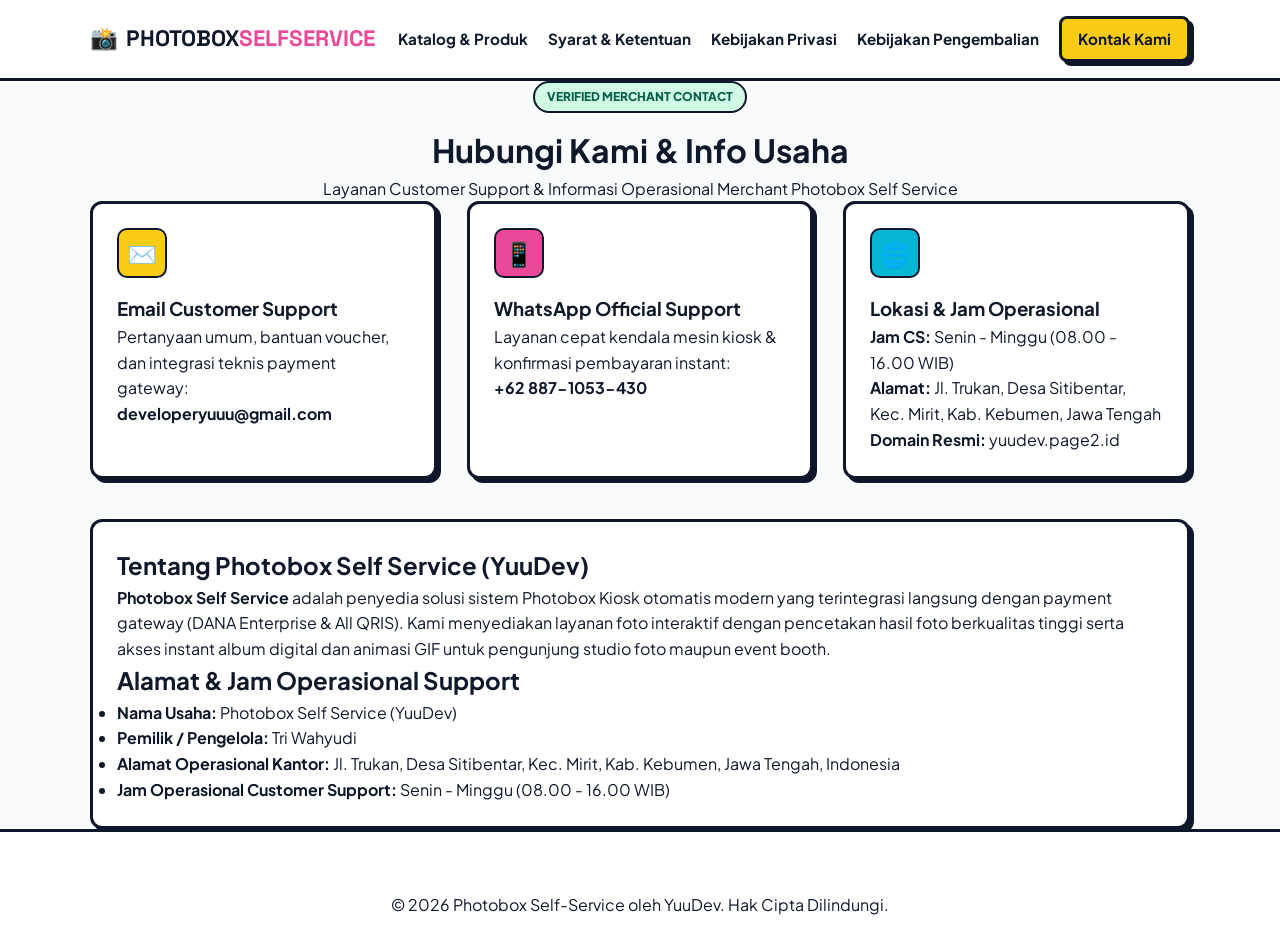
<file: contact.html>
<!DOCTYPE html>
<html lang="id">
<head>
    <meta charset="UTF-8">
    <meta name="viewport" content="width=device-width, initial-scale=1.0">
    <title>Kontak Kami & Info Usaha | Photobox Self Service</title>
    <meta name="description" content="Informasi Kontak Resmi, Jam Operasional, dan Lokasi Usaha Photobox Self Service oleh YuuDev.">
    <link rel="icon" type="image/svg+xml" href="favicon.svg">
    
    <link rel="preconnect" href="https://fonts.googleapis.com">
    <link rel="preconnect" href="https://fonts.gstatic.com" crossorigin>
    <link href="https://fonts.googleapis.com/css2?family=Plus+Jakarta+Sans:wght@500;700;800;900&family=Space+Grotesk:wght@700&display=swap" rel="stylesheet">
    <link rel="stylesheet" href="styles.css">
</head>
<body>

    <header class="navbar">
        <div class="container nav-container">
            <a href="index.html" class="logo">
                <span class="logo-icon">📸</span>
                <span class="logo-text">PHOTOBOX<span class="highlight">SELFSERVICE</span></span>
            </a>
            <nav class="nav-links">
                <a href="index.html#products">Katalog & Produk</a>
                <a href="terms.html">Syarat & Ketentuan</a>
                <a href="privacy.html">Kebijakan Privasi</a>
                <a href="refund.html">Kebijakan Pengembalian</a>
                <a href="contact.html" class="btn btn-sm btn-yellow">Kontak Kami</a>
            </nav>
        </div>
    </header>

    <div class="page-header text-center">
        <div class="container">
            <div class="badge badge-green">VERIFIED MERCHANT CONTACT</div>
            <h1>Hubungi Kami & Info Usaha</h1>
            <p>Layanan Customer Support & Informasi Operasional Merchant Photobox Self Service</p>
        </div>
    </div>

    <main class="container">
        <div class="products-grid" style="margin-bottom: 40px;">
            <div class="neo-card">
                <div class="feature-icon bg-yellow">✉️</div>
                <h3>Email Customer Support</h3>
                <p>Pertanyaan umum, bantuan voucher, dan integrasi teknis payment gateway:</p>
                <p><strong>developeryuuu@gmail.com</strong></p>
            </div>

            <div class="neo-card">
                <div class="feature-icon bg-pink">📱</div>
                <h3>WhatsApp Official Support</h3>
                <p>Layanan cepat kendala mesin kiosk & konfirmasi pembayaran instant:</p>
                <p><strong>+62 887-1053-430</strong></p>
            </div>

            <div class="neo-card">
                <div class="feature-icon bg-cyan">🌐</div>
                <h3>Lokasi & Jam Operasional</h3>
                <p><strong>Jam CS:</strong> Senin - Minggu (08.00 - 16.00 WIB)</p>
                <p><strong>Alamat:</strong> Jl. Trukan, Desa Sitibentar, Kec. Mirit, Kab. Kebumen, Jawa Tengah</p>
                <p><strong>Domain Resmi:</strong> yuudev.page2.id</p>
            </div>
        </div>

        <div class="neo-card legal-card legal-content">
            <h2>Tentang Photobox Self Service (YuuDev)</h2>
            <p><strong>Photobox Self Service</strong> adalah penyedia solusi sistem Photobox Kiosk otomatis modern yang terintegrasi langsung dengan payment gateway (DANA Enterprise & All QRIS). Kami menyediakan layanan foto interaktif dengan pencetakan hasil foto berkualitas tinggi serta akses instant album digital dan animasi GIF untuk pengunjung studio foto maupun event booth.</p>
            
            <h2>Alamat & Jam Operasional Support</h2>
            <ul>
                <li><strong>Nama Usaha:</strong> Photobox Self Service (YuuDev)</li>
                <li><strong>Pemilik / Pengelola:</strong> Tri Wahyudi</li>
                <li><strong>Alamat Operasional Kantor:</strong> Jl. Trukan, Desa Sitibentar, Kec. Mirit, Kab. Kebumen, Jawa Tengah, Indonesia</li>
                <li><strong>Jam Operasional Customer Support:</strong> Senin - Minggu (08.00 - 16.00 WIB)</li>
            </ul>
        </div>
    </main>

    <footer class="footer">
        <div class="container text-center">
            <p>&copy; 2026 Photobox Self-Service oleh YuuDev. Hak Cipta Dilindungi.</p>
        </div>
    </footer>

</body>
</html>
</file>
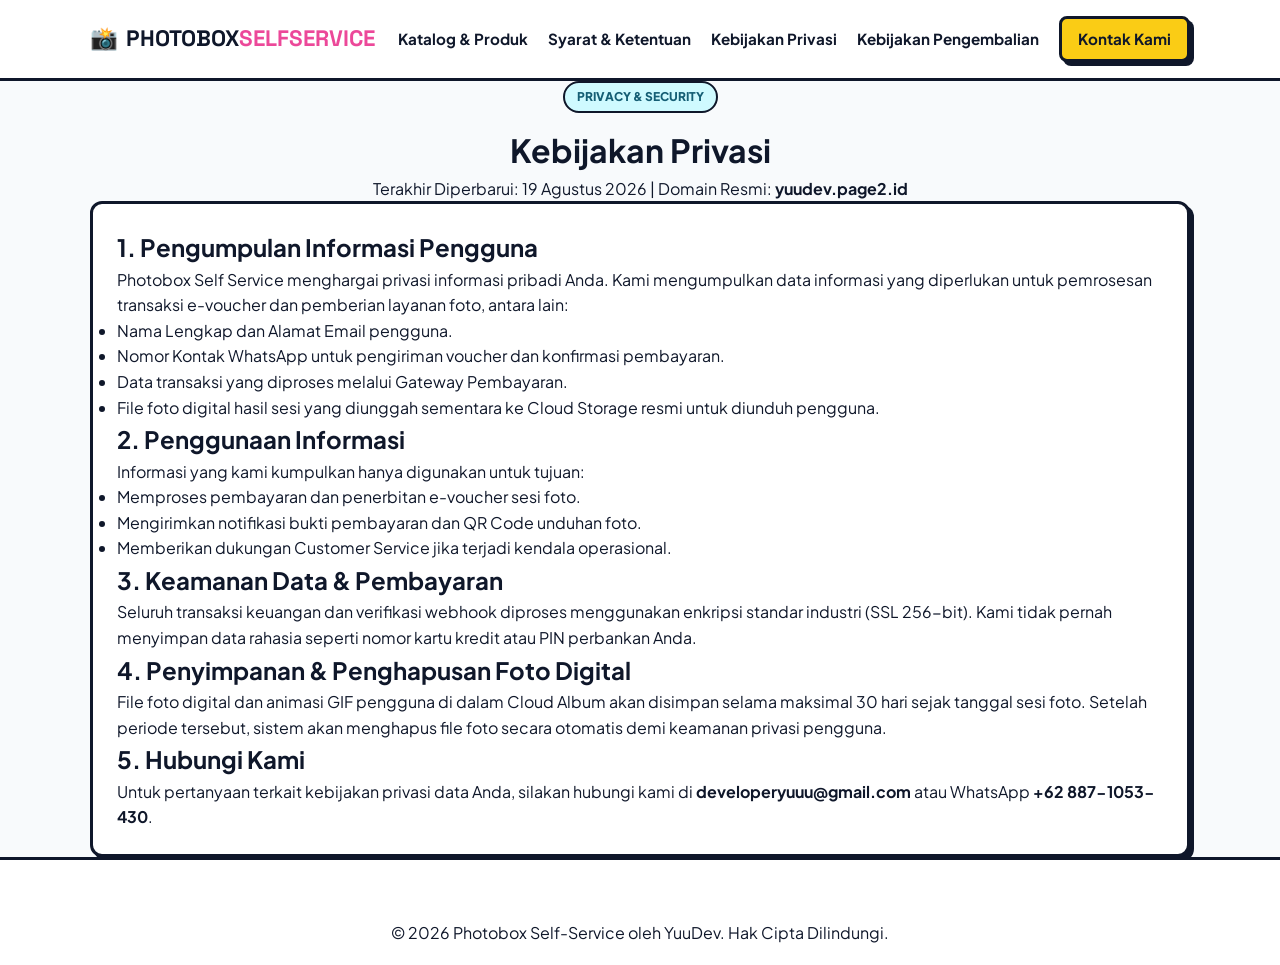
<file: privacy.html>
<!DOCTYPE html>
<html lang="id">
<head>
    <meta charset="UTF-8">
    <meta name="viewport" content="width=device-width, initial-scale=1.0">
    <title>Kebijakan Privasi | Photobox Self Service</title>
    <meta name="description" content="Kebijakan Privasi Penggunaan Data Pengguna Photobox Self Service oleh YuuDev.">
    <link rel="icon" type="image/svg+xml" href="favicon.svg">
    
    <link rel="preconnect" href="https://fonts.googleapis.com">
    <link rel="preconnect" href="https://fonts.gstatic.com" crossorigin>
    <link href="https://fonts.googleapis.com/css2?family=Plus+Jakarta+Sans:wght@500;700;800;900&family=Space+Grotesk:wght@700&display=swap" rel="stylesheet">
    <link rel="stylesheet" href="styles.css">
</head>
<body>

    <header class="navbar">
        <div class="container nav-container">
            <a href="index.html" class="logo">
                <span class="logo-icon">📸</span>
                <span class="logo-text">PHOTOBOX<span class="highlight">SELFSERVICE</span></span>
            </a>
            <nav class="nav-links">
                <a href="index.html#products">Katalog & Produk</a>
                <a href="terms.html">Syarat & Ketentuan</a>
                <a href="privacy.html">Kebijakan Privasi</a>
                <a href="refund.html">Kebijakan Pengembalian</a>
                <a href="contact.html" class="btn btn-sm btn-yellow">Kontak Kami</a>
            </nav>
        </div>
    </header>

    <div class="page-header text-center">
        <div class="container">
            <div class="badge badge-cyan">PRIVACY & SECURITY</div>
            <h1>Kebijakan Privasi</h1>
            <p>Terakhir Diperbarui: 19 Agustus 2026 | Domain Resmi: <strong>yuudev.page2.id</strong></p>
        </div>
    </div>

    <main class="container">
        <div class="neo-card legal-card legal-content">
            <h2>1. Pengumpulan Informasi Pengguna</h2>
            <p>Photobox Self Service menghargai privasi informasi pribadi Anda. Kami mengumpulkan data informasi yang diperlukan untuk pemrosesan transaksi e-voucher dan pemberian layanan foto, antara lain:</p>
            <ul>
                <li>Nama Lengkap dan Alamat Email pengguna.</li>
                <li>Nomor Kontak WhatsApp untuk pengiriman voucher dan konfirmasi pembayaran.</li>
                <li>Data transaksi yang diproses melalui Gateway Pembayaran.</li>
                <li>File foto digital hasil sesi yang diunggah sementara ke Cloud Storage resmi untuk diunduh pengguna.</li>
            </ul>

            <h2>2. Penggunaan Informasi</h2>
            <p>Informasi yang kami kumpulkan hanya digunakan untuk tujuan:</p>
            <ul>
                <li>Memproses pembayaran dan penerbitan e-voucher sesi foto.</li>
                <li>Mengirimkan notifikasi bukti pembayaran dan QR Code unduhan foto.</li>
                <li>Memberikan dukungan Customer Service jika terjadi kendala operasional.</li>
            </ul>

            <h2>3. Keamanan Data & Pembayaran</h2>
            <p>Seluruh transaksi keuangan dan verifikasi webhook diproses menggunakan enkripsi standar industri (SSL 256-bit). Kami tidak pernah menyimpan data rahasia seperti nomor kartu kredit atau PIN perbankan Anda.</p>

            <h2>4. Penyimpanan & Penghapusan Foto Digital</h2>
            <p>File foto digital dan animasi GIF pengguna di dalam Cloud Album akan disimpan selama maksimal 30 hari sejak tanggal sesi foto. Setelah periode tersebut, sistem akan menghapus file foto secara otomatis demi keamanan privasi pengguna.</p>

            <h2>5. Hubungi Kami</h2>
            <p>Untuk pertanyaan terkait kebijakan privasi data Anda, silakan hubungi kami di <strong>developeryuuu@gmail.com</strong> atau WhatsApp <strong>+62 887-1053-430</strong>.</p>
        </div>
    </main>

    <footer class="footer">
        <div class="container text-center">
            <p>&copy; 2026 Photobox Self-Service oleh YuuDev. Hak Cipta Dilindungi.</p>
        </div>
    </footer>

</body>
</html>
</file>
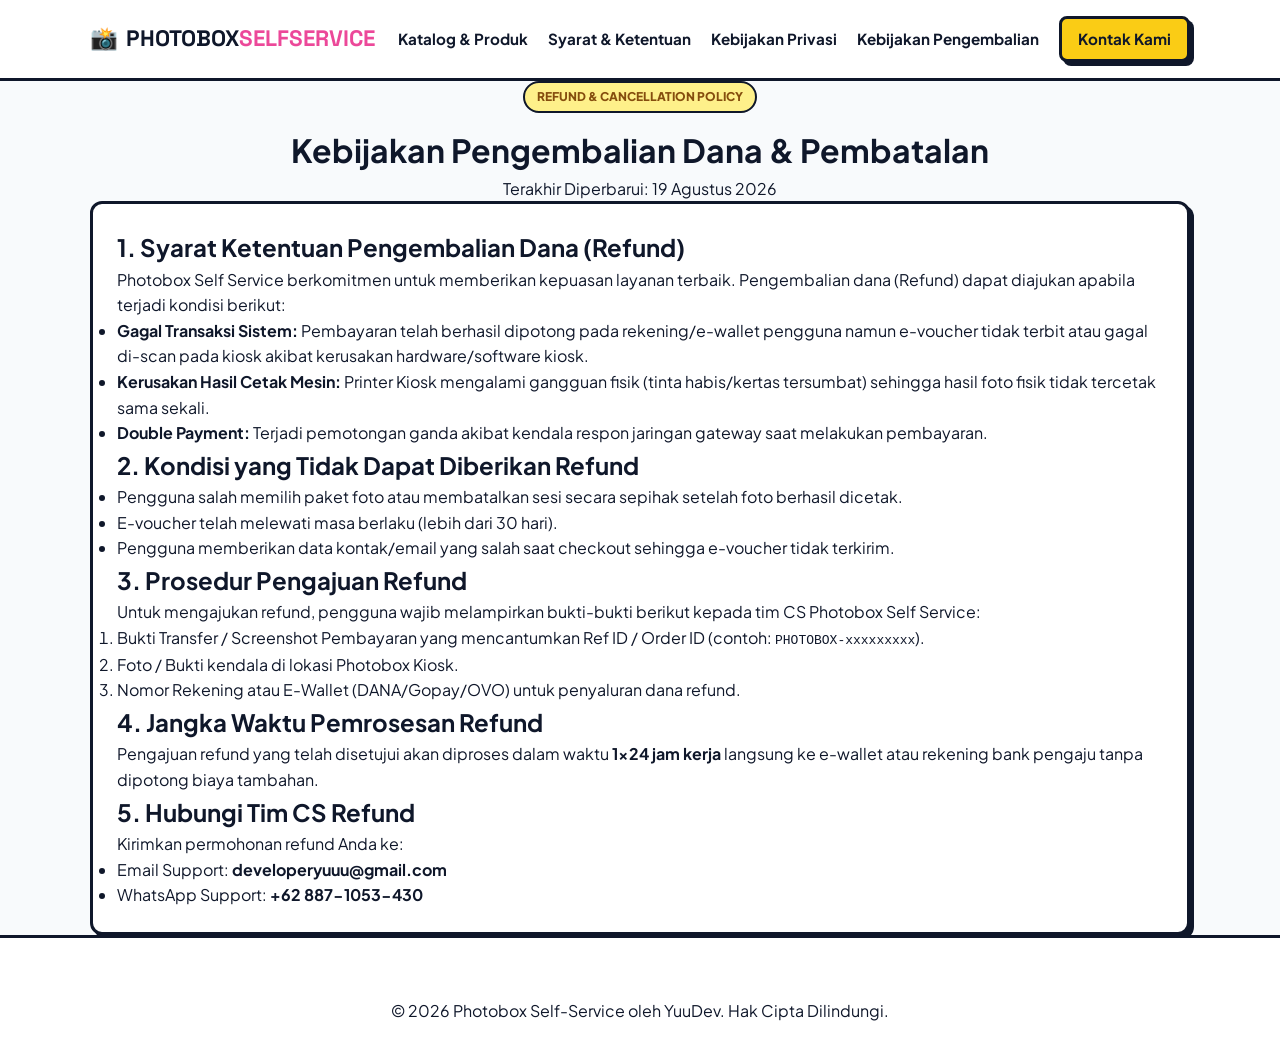
<file: refund.html>
<!DOCTYPE html>
<html lang="id">
<head>
    <meta charset="UTF-8">
    <meta name="viewport" content="width=device-width, initial-scale=1.0">
    <title>Kebijakan Pengembalian Dana & Pembatalan | Photobox Self Service</title>
    <meta name="description" content="Kebijakan Pengembalian Dana (Refund Policy) dan Pembatalan Transaksi Photobox Self Service oleh YuuDev.">
    <link rel="icon" type="image/svg+xml" href="favicon.svg">
    
    <link rel="preconnect" href="https://fonts.googleapis.com">
    <link rel="preconnect" href="https://fonts.gstatic.com" crossorigin>
    <link href="https://fonts.googleapis.com/css2?family=Plus+Jakarta+Sans:wght@500;700;800;900&family=Space+Grotesk:wght@700&display=swap" rel="stylesheet">
    <link rel="stylesheet" href="styles.css">
</head>
<body>

    <header class="navbar">
        <div class="container nav-container">
            <a href="index.html" class="logo">
                <span class="logo-icon">📸</span>
                <span class="logo-text">PHOTOBOX<span class="highlight">SELFSERVICE</span></span>
            </a>
            <nav class="nav-links">
                <a href="index.html#products">Katalog & Produk</a>
                <a href="terms.html">Syarat & Ketentuan</a>
                <a href="privacy.html">Kebijakan Privasi</a>
                <a href="refund.html">Kebijakan Pengembalian</a>
                <a href="contact.html" class="btn btn-sm btn-yellow">Kontak Kami</a>
            </nav>
        </div>
    </header>

    <div class="page-header text-center">
        <div class="container">
            <div class="badge badge-yellow">REFUND & CANCELLATION POLICY</div>
            <h1>Kebijakan Pengembalian Dana & Pembatalan</h1>
            <p>Terakhir Diperbarui: 19 Agustus 2026</p>
        </div>
    </div>

    <main class="container">
        <div class="neo-card legal-card legal-content">
            <h2>1. Syarat Ketentuan Pengembalian Dana (Refund)</h2>
            <p>Photobox Self Service berkomitmen untuk memberikan kepuasan layanan terbaik. Pengembalian dana (Refund) dapat diajukan apabila terjadi kondisi berikut:</p>
            <ul>
                <li><strong>Gagal Transaksi Sistem:</strong> Pembayaran telah berhasil dipotong pada rekening/e-wallet pengguna namun e-voucher tidak terbit atau gagal di-scan pada kiosk akibat kerusakan hardware/software kiosk.</li>
                <li><strong>Kerusakan Hasil Cetak Mesin:</strong> Printer Kiosk mengalami gangguan fisik (tinta habis/kertas tersumbat) sehingga hasil foto fisik tidak tercetak sama sekali.</li>
                <li><strong>Double Payment:</strong> Terjadi pemotongan ganda akibat kendala respon jaringan gateway saat melakukan pembayaran.</li>
            </ul>

            <h2>2. Kondisi yang Tidak Dapat Diberikan Refund</h2>
            <ul>
                <li>Pengguna salah memilih paket foto atau membatalkan sesi secara sepihak setelah foto berhasil dicetak.</li>
                <li>E-voucher telah melewati masa berlaku (lebih dari 30 hari).</li>
                <li>Pengguna memberikan data kontak/email yang salah saat checkout sehingga e-voucher tidak terkirim.</li>
            </ul>

            <h2>3. Prosedur Pengajuan Refund</h2>
            <p>Untuk mengajukan refund, pengguna wajib melampirkan bukti-bukti berikut kepada tim CS Photobox Self Service:</p>
            <ol>
                <li>Bukti Transfer / Screenshot Pembayaran yang mencantumkan Ref ID / Order ID (contoh: <code>PHOTOBOX-xxxxxxxxx</code>).</li>
                <li>Foto / Bukti kendala di lokasi Photobox Kiosk.</li>
                <li>Nomor Rekening atau E-Wallet (DANA/Gopay/OVO) untuk penyaluran dana refund.</li>
            </ol>

            <h2>4. Jangka Waktu Pemrosesan Refund</h2>
            <p>Pengajuan refund yang telah disetujui akan diproses dalam waktu <strong>1x24 jam kerja</strong> langsung ke e-wallet atau rekening bank pengaju tanpa dipotong biaya tambahan.</p>

            <h2>5. Hubungi Tim CS Refund</h2>
            <p>Kirimkan permohonan refund Anda ke:</p>
            <ul>
                <li>Email Support: <strong>developeryuuu@gmail.com</strong></li>
                <li>WhatsApp Support: <strong>+62 887-1053-430</strong></li>
            </ul>
        </div>
    </main>

    <footer class="footer">
        <div class="container text-center">
            <p>&copy; 2026 Photobox Self-Service oleh YuuDev. Hak Cipta Dilindungi.</p>
        </div>
    </footer>

</body>
</html>
</file>
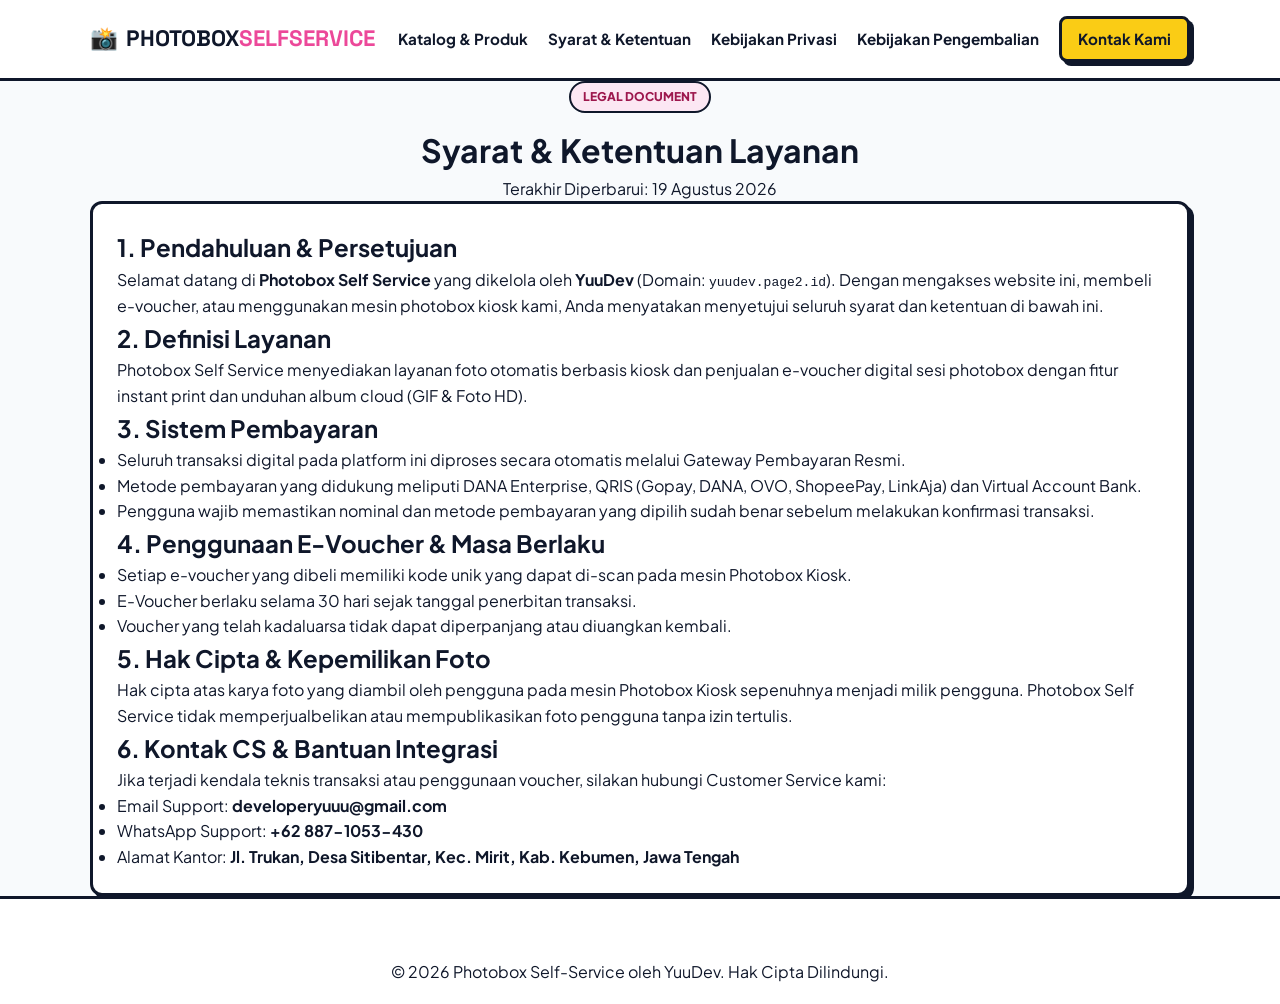
<file: terms.html>
<!DOCTYPE html>
<html lang="id">
<head>
    <meta charset="UTF-8">
    <meta name="viewport" content="width=device-width, initial-scale=1.0">
    <title>Syarat & Ketentuan | Photobox Self Service</title>
    <meta name="description" content="Syarat dan Ketentuan Penggunaan Layanan Photobox Self Service oleh YuuDev.">
    <link rel="icon" type="image/svg+xml" href="favicon.svg">
    
    <link rel="preconnect" href="https://fonts.googleapis.com">
    <link rel="preconnect" href="https://fonts.gstatic.com" crossorigin>
    <link href="https://fonts.googleapis.com/css2?family=Plus+Jakarta+Sans:wght@500;700;800;900&family=Space+Grotesk:wght@700&display=swap" rel="stylesheet">
    <link rel="stylesheet" href="styles.css">
</head>
<body>

    <header class="navbar">
        <div class="container nav-container">
            <a href="index.html" class="logo">
                <span class="logo-icon">📸</span>
                <span class="logo-text">PHOTOBOX<span class="highlight">SELFSERVICE</span></span>
            </a>
            <nav class="nav-links">
                <a href="index.html#products">Katalog & Produk</a>
                <a href="terms.html">Syarat & Ketentuan</a>
                <a href="privacy.html">Kebijakan Privasi</a>
                <a href="refund.html">Kebijakan Pengembalian</a>
                <a href="contact.html" class="btn btn-sm btn-yellow">Kontak Kami</a>
            </nav>
        </div>
    </header>

    <div class="page-header text-center">
        <div class="container">
            <div class="badge badge-pink">LEGAL DOCUMENT</div>
            <h1>Syarat & Ketentuan Layanan</h1>
            <p>Terakhir Diperbarui: 19 Agustus 2026</p>
        </div>
    </div>

    <main class="container">
        <div class="neo-card legal-card legal-content">
            <h2>1. Pendahuluan & Persetujuan</h2>
            <p>Selamat datang di <strong>Photobox Self Service</strong> yang dikelola oleh <strong>YuuDev</strong> (Domain: <code>yuudev.page2.id</code>). Dengan mengakses website ini, membeli e-voucher, atau menggunakan mesin photobox kiosk kami, Anda menyatakan menyetujui seluruh syarat dan ketentuan di bawah ini.</p>

            <h2>2. Definisi Layanan</h2>
            <p>Photobox Self Service menyediakan layanan foto otomatis berbasis kiosk dan penjualan e-voucher digital sesi photobox dengan fitur instant print dan unduhan album cloud (GIF & Foto HD).</p>

            <h2>3. Sistem Pembayaran</h2>
            <ul>
                <li>Seluruh transaksi digital pada platform ini diproses secara otomatis melalui Gateway Pembayaran Resmi.</li>
                <li>Metode pembayaran yang didukung meliputi DANA Enterprise, QRIS (Gopay, DANA, OVO, ShopeePay, LinkAja) dan Virtual Account Bank.</li>
                <li>Pengguna wajib memastikan nominal dan metode pembayaran yang dipilih sudah benar sebelum melakukan konfirmasi transaksi.</li>
            </ul>

            <h2>4. Penggunaan E-Voucher & Masa Berlaku</h2>
            <ul>
                <li>Setiap e-voucher yang dibeli memiliki kode unik yang dapat di-scan pada mesin Photobox Kiosk.</li>
                <li>E-Voucher berlaku selama 30 hari sejak tanggal penerbitan transaksi.</li>
                <li>Voucher yang telah kadaluarsa tidak dapat diperpanjang atau diuangkan kembali.</li>
            </ul>

            <h2>5. Hak Cipta & Kepemilikan Foto</h2>
            <p>Hak cipta atas karya foto yang diambil oleh pengguna pada mesin Photobox Kiosk sepenuhnya menjadi milik pengguna. Photobox Self Service tidak memperjualbelikan atau mempublikasikan foto pengguna tanpa izin tertulis.</p>

            <h2>6. Kontak CS & Bantuan Integrasi</h2>
            <p>Jika terjadi kendala teknis transaksi atau penggunaan voucher, silakan hubungi Customer Service kami:</p>
            <ul>
                <li>Email Support: <strong>developeryuuu@gmail.com</strong></li>
                <li>WhatsApp Support: <strong>+62 887-1053-430</strong></li>
                <li>Alamat Kantor: <strong>Jl. Trukan, Desa Sitibentar, Kec. Mirit, Kab. Kebumen, Jawa Tengah</strong></li>
            </ul>
        </div>
    </main>

    <footer class="footer">
        <div class="container text-center">
            <p>&copy; 2026 Photobox Self-Service oleh YuuDev. Hak Cipta Dilindungi.</p>
        </div>
    </footer>

</body>
</html>
</file>
<file: styles.css>
:root {
    --bg-primary: #f8fafc;
    --text-primary: #0f172a;
    --text-secondary: #475569;
    --accent-yellow: #facc15;
    --accent-pink: #ec4899;
    --accent-cyan: #06b6d4;
    --accent-green: #10b981;
    --accent-blue: #3b82f6;
    --card-bg: #ffffff;
    --border-color: #0f172a;
    --shadow-main: 4px 4px 0px #0f172a;
    --shadow-hover: 6px 6px 0px #0f172a;
}

* {
    margin: 0;
    padding: 0;
    box-sizing: border-box;
}

body {
    font-family: 'Plus Jakarta Sans', sans-serif;
    background-color: var(--bg-primary);
    color: var(--text-primary);
    line-height: 1.6;
}

.container {
    max-width: 1140px;
    margin: 0 auto;
    padding: 0 20px;
}

/* Navbar */
.navbar {
    background: #ffffff;
    border-bottom: 3px solid var(--border-color);
    position: sticky;
    top: 0;
    z-index: 100;
    padding: 16px 0;
}

.nav-container {
    display: flex;
    justify-content: space-between;
    align-items: center;
}

.logo {
    display: flex;
    align-items: center;
    gap: 8px;
    font-family: 'Space Grotesk', sans-serif;
    font-size: 1.4rem;
    font-weight: 800;
    color: var(--text-primary);
    text-decoration: none;
}

.logo .highlight {
    color: var(--accent-pink);
}

.nav-links {
    display: flex;
    align-items: center;
    gap: 20px;
}

.nav-links a {
    text-decoration: none;
    color: var(--text-primary);
    font-weight: 700;
    font-size: 0.95rem;
    transition: color 0.2s;
}

.nav-links a:hover {
    color: var(--accent-pink);
}

/* Neo Card Styling */
.neo-card {
    background: var(--card-bg);
    border: 3px solid var(--border-color);
    box-shadow: var(--shadow-main);
    border-radius: 12px;
    padding: 24px;
    transition: all 0.2s ease;
}

.neo-card:hover {
    box-shadow: var(--shadow-hover);
}

/* Buttons */
.btn {
    display: inline-flex;
    align-items: center;
    justify-content: center;
    padding: 12px 24px;
    font-weight: 800;
    font-size: 1rem;
    border-radius: 8px;
    border: 3px solid var(--border-color);
    box-shadow: var(--shadow-main);
    cursor: pointer;
    text-decoration: none;
    transition: all 0.15s ease;
    color: var(--text-primary);
}

.btn:hover {
    transform: translate(-2px, -2px);
    box-shadow: var(--shadow-hover);
}

.btn-yellow { background-color: var(--accent-yellow); }
.btn-cyan { background-color: var(--accent-cyan); color: #fff; }
.btn-pink { background-color: var(--accent-pink); color: #fff; }
.btn-green { background-color: var(--accent-green); color: #fff; }
.btn-sm { padding: 8px 16px; font-size: 0.875rem; }
.btn-full { width: 100%; text-align: center; }

/* Badges */
.badge {
    display: inline-block;
    padding: 4px 12px;
    border-radius: 20px;
    font-size: 0.75rem;
    font-weight: 800;
    border: 2px solid var(--border-color);
    margin-bottom: 12px;
    text-transform: uppercase;
}
.badge-green { background-color: #d1fae5; color: #065f46; }
.badge-yellow { background-color: #fef08a; color: #854d0e; }
.badge-pink { background-color: #fce7f3; color: #9d174d; }
.badge-cyan { background-color: #cffaff; color: #155e75; }

/* Hero Section */
.hero {
    padding: 60px 0;
}
.hero-grid {
    display: grid;
    grid-template-columns: 1fr 1fr;
    gap: 40px;
    align-items: center;
}
.hero-title {
    font-family: 'Space Grotesk', sans-serif;
    font-size: 2.75rem;
    line-height: 1.15;
    margin-bottom: 16px;
}
.text-pink { color: var(--accent-pink); }
.hero-desc {
    font-size: 1.1rem;
    color: var(--text-secondary);
    margin-bottom: 24px;
}
.hero-cta {
    display: flex;
    gap: 16px;
    margin-bottom: 24px;
}

/* Interactive Kiosk Demo Widget */
.kiosk-demo-box {
    background: #0f172a;
    border: 3px solid var(--border-color);
    border-radius: 12px;
    padding: 20px;
    color: #fff;
    text-align: center;
    position: relative;
    overflow: hidden;
}
.camera-viewfinder {
    height: 180px;
    background: #1e293b;
    border: 2px dashed #475569;
    border-radius: 8px;
    display: flex;
    flex-direction: column;
    align-items: center;
    justify-content: center;
    position: relative;
    margin-bottom: 16px;
    overflow: hidden;
}
.flash-effect {
    position: absolute;
    top: 0; left: 0; width: 100%; height: 100%;
    background: white;
    opacity: 0;
    pointer-events: none;
    transition: opacity 0.1s ease;
}
.countdown-overlay {
    font-size: 3rem;
    font-weight: 900;
    color: var(--accent-yellow);
    text-shadow: 2px 2px 0px #000;
    display: none;
}
.pose-slots-grid {
    display: grid;
    grid-template-columns: repeat(4, 1fr);
    gap: 8px;
    margin-bottom: 16px;
}
.pose-slot {
    background: #334155;
    color: #cbd5e1;
    padding: 10px 4px;
    border-radius: 6px;
    font-size: 0.75rem;
    font-weight: 700;
    border: 2px solid transparent;
    transition: all 0.2s;
}
.pose-slot.active {
    border-color: var(--accent-yellow);
    background: #1e293b;
    color: var(--accent-yellow);
}
.pose-slot.captured {
    background: #059669;
    color: #fff;
    border-color: #10b981;
}

/* Sections */
section {
    padding: 60px 0;
}
.section-header {
    margin-bottom: 40px;
}
.section-header h2 {
    font-family: 'Space Grotesk', sans-serif;
    font-size: 2.25rem;
    margin-bottom: 8px;
}
.section-header p {
    color: var(--text-secondary);
    font-size: 1.05rem;
}
.text-center { text-align: center; }

/* Products Grid */
.products-grid {
    display: grid;
    grid-template-columns: repeat(auto-fit, minmax(300px, 1fr));
    gap: 30px;
}
.product-card {
    display: flex;
    flex-direction: column;
    position: relative;
}
.product-badge {
    position: absolute;
    top: -14px;
    right: 20px;
    font-size: 0.75rem;
    font-weight: 800;
    padding: 4px 10px;
    border-radius: 6px;
    border: 2px solid var(--border-color);
}
.bg-cyan { background-color: var(--accent-cyan); color: #fff; }
.bg-pink { background-color: var(--accent-pink); color: #fff; }
.bg-green { background-color: var(--accent-green); color: #fff; }
.bg-yellow { background-color: var(--accent-yellow); color: var(--text-primary); }

.product-icon { font-size: 2.5rem; margin-bottom: 12px; }
.product-card h3 { font-size: 1.35rem; margin-bottom: 6px; }
.product-subtitle { font-size: 0.9rem; color: var(--text-secondary); margin-bottom: 16px; flex-grow: 1; }
.product-price { font-size: 1.8rem; font-weight: 900; color: var(--accent-pink); margin-bottom: 16px; }
.product-features { list-style: none; margin-bottom: 24px; }
.product-features li { font-size: 0.9rem; margin-bottom: 8px; color: var(--text-secondary); }

/* Features & Steps Grid */
.features-grid, .steps-grid {
    display: grid;
    grid-template-columns: repeat(auto-fit, minmax(240px, 1fr));
    gap: 24px;
}
.feature-icon {
    width: 50px;
    height: 50px;
    border-radius: 10px;
    border: 2px solid var(--border-color);
    display: flex;
    align-items: center;
    justify-content: center;
    font-size: 1.5rem;
    margin-bottom: 16px;
}
.step-number {
    width: 40px;
    height: 40px;
    background-color: var(--accent-pink);
    color: #fff;
    border: 2px solid var(--border-color);
    border-radius: 50%;
    display: flex;
    align-items: center;
    justify-content: center;
    font-weight: 800;
    font-size: 1.2rem;
    margin-bottom: 16px;
}

/* FAQ Section */
.faq-grid {
    display: flex;
    flex-direction: column;
    gap: 16px;
    max-width: 800px;
    margin: 0 auto;
}
.faq-item h3 {
    font-size: 1.15rem;
    margin-bottom: 8px;
    display: flex;
    align-items: center;
    gap: 8px;
}
.faq-item p {
    color: var(--text-secondary);
    font-size: 0.95rem;
}

/* Modal */
.modal {
    display: none;
    position: fixed;
    z-index: 200;
    left: 0;
    top: 0;
    width: 100%;
    height: 100%;
    background-color: rgba(15, 23, 42, 0.7);
    backdrop-filter: blur(4px);
}
.modal-content {
    max-width: 500px;
    margin: 60px auto;
    position: relative;
}
.close-modal {
    position: absolute;
    right: 20px;
    top: 16px;
    font-size: 28px;
    font-weight: bold;
    cursor: pointer;
}
.form-group {
    margin-bottom: 16px;
}
.form-group label {
    display: block;
    font-weight: 700;
    margin-bottom: 6px;
    font-size: 0.9rem;
}
.form-group input, .form-group select {
    width: 100%;
    padding: 10px 14px;
    border: 2px solid var(--border-color);
    border-radius: 8px;
    font-family: inherit;
    font-size: 0.95rem;
}
.checkout-summary {
    display: flex;
    justify-content: space-between;
    align-items: center;
    background: #fef08a;
    padding: 12px 16px;
    border-radius: 8px;
    border: 2px solid var(--border-color);
    margin-bottom: 20px;
    font-weight: 800;
}
.qr-placeholder {
    margin: 16px 0;
    text-align: center;
}
.qr-placeholder img {
    border: 3px solid var(--border-color);
    border-radius: 12px;
}

/* Footer */
.footer {
    background: #ffffff;
    border-top: 3px solid var(--border-color);
    padding: 60px 0 20px 0;
}
.footer-grid {
    display: grid;
    grid-template-columns: 2fr 1fr 1.5fr;
    gap: 40px;
    margin-bottom: 40px;
}
.footer-col h4 {
    font-family: 'Space Grotesk', sans-serif;
    font-size: 1.1rem;
    margin-bottom: 16px;
}
.footer-col ul {
    list-style: none;
}
.footer-col ul li {
    margin-bottom: 8px;
}
.footer-col ul li a {
    color: var(--text-secondary);
    text-decoration: none;
    font-weight: 600;
    font-size: 0.95rem;
}
.footer-col ul li a:hover {
    color: var(--accent-pink);
}
.footer-bottom {
    border-top: 2px solid #e2e8f0;
    padding-top: 20px;
    font-size: 0.85rem;
    color: var(--text-secondary);
}

@media (max-width: 768px) {
    .hero-grid { grid-template-columns: 1fr; }
    .footer-grid { grid-template-columns: 1fr; }
    .nav-links { display: none; }
}
</file>
